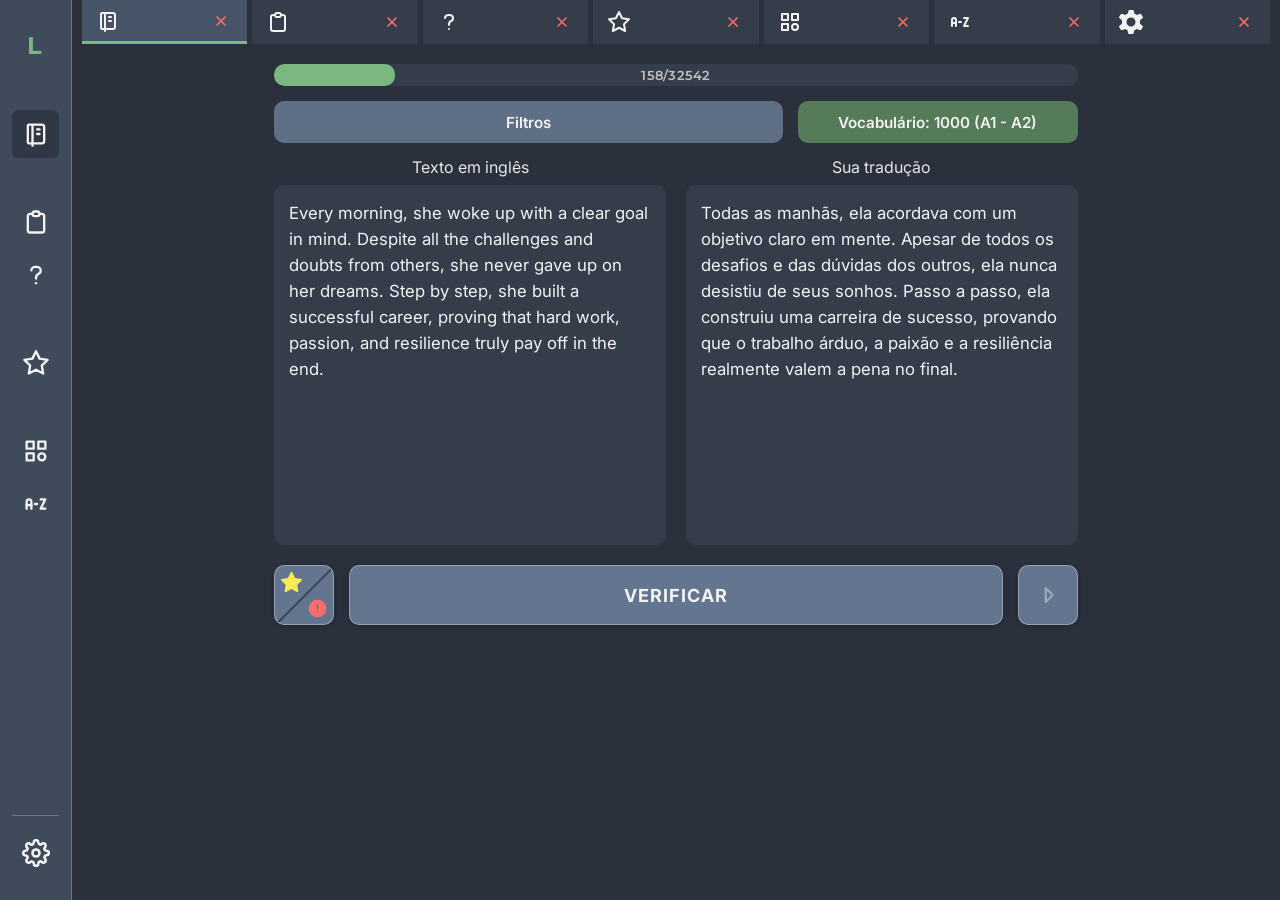
<file: index.html>
<!DOCTYPE html>
<html lang="pt-BR">

<head>
    <meta charset="UTF-8">
    <meta name="viewport" content="width=device-width, initial-scale=1.0, maximum-scale=1.0, user-scalable=no, interactive-widget=resizes-content">
    <meta name="description" content="Learner - Plataforma de Aprendizado e Tradução de Inglês">
    <title>Learner - Estudo de Inglês</title>

    <!-- ============ PWA — Progressive Web App ============ -->
    <link rel="manifest" href="manifest.json">
    <meta name="theme-color" content="#3F4A5A">

    <!-- PWA: instalável em Android e Desktop (Chrome) -->
    <meta name="mobile-web-app-capable" content="yes">

    <!-- PWA: suporte iOS (Safari / iPhone / iPad) -->
    <meta name="apple-mobile-web-app-capable" content="yes">
    <meta name="apple-mobile-web-app-status-bar-style" content="black-translucent">
    <meta name="apple-mobile-web-app-title" content="Learner">
    <link rel="apple-touch-icon" href="icon-192.png">
    <!-- ===================================================== -->

    <!-- Google Fonts: Inter e Montserrat -->
    <link rel="preconnect" href="https://fonts.googleapis.com">
    <link rel="preconnect" href="https://fonts.gstatic.com" crossorigin>
    <link
        href="https://fonts.googleapis.com/css2?family=Inter:wght@400;500;600;700&family=Montserrat:wght@600;700;800&display=swap"
        rel="stylesheet">
    <link rel="stylesheet" href="style.css">
</head>

<body>

    <div class="app-layout">

        <!-- ============================================== -->
        <!-- 1. HEADER EXCLUSIVO PARA MOBILE                -->
        <!-- ============================================== -->
        <header class="mobile-header">
            <button type="button" class="icon-btn" id="btn-menu-mobile" aria-label="Abrir Menu"
                aria-controls="sidebar-drawer" aria-expanded="false">
                <svg viewBox="0 0 24 24" width="24" height="24" stroke="currentColor" stroke-width="2" fill="none">
                    <line x1="3" y1="12" x2="21" y2="12"></line>
                    <line x1="3" y1="6" x2="21" y2="6"></line>
                    <line x1="3" y1="18" x2="21" y2="18"></line>
                </svg>
            </button>
            <h1 class="mobile-header-title">TRADUÇÃO</h1>
            <button type="button" class="icon-btn" aria-label="Configurações" data-target="configuracoes">
                <svg viewBox="0 0 24 24" width="22" height="22" stroke="currentColor" stroke-width="2" fill="none">
                    <circle cx="12" cy="12" r="3"></circle>
                    <path
                        d="M19.4 15a1.65 1.65 0 0 0 .33 1.82l.06.06a2 2 0 0 1 0 2.83 2 2 0 0 1-2.83 0l-.06-.06a1.65 1.65 0 0 0-1.82-.33 1.65 1.65 0 0 0-1 1.51V21a2 2 0 0 1-2 2 2 2 0 0 1-2-2v-.09A1.65 1.65 0 0 0 9 19.4a1.65 1.65 0 0 0-1.82.33l-.06.06a2 2 0 0 1-2.83 0 2 2 0 0 1 0-2.83l.06-.06a1.65 1.65 0 0 0 .33-1.82 1.65 1.65 0 0 0-1.51-1H3a2 2 0 0 1-2-2 2 2 0 0 1 2-2h.09A1.65 1.65 0 0 0 4.6 9a1.65 1.65 0 0 0-.33-1.82l-.06-.06a2 2 0 0 1 0-2.83 2 2 0 0 1 2.83 0l.06.06a1.65 1.65 0 0 0 1.82.33H9a1.65 1.65 0 0 0 1-1.51V3a2 2 0 0 1 2-2 2 2 0 0 1 2 2v.09a1.65 1.65 0 0 0 1 1.51 1.65 1.65 0 0 0 1.82-.33l.06-.06a2 2 0 0 1 2.83 0 2 2 0 0 1 0 2.83l-.06.06a1.65 1.65 0 0 0-.33 1.82V9a1.65 1.65 0 0 0 1.51 1H21a2 2 0 0 1 2 2 2 2 0 0 1-2 2h-.09a1.65 1.65 0 0 0-1.51 1z">
                    </path>
                </svg>
            </button>
        </header>

        <!-- ============================================== -->
        <!-- 2. SIDEBAR FLUTUANTE COM ANCORAGEM (DESKTOP)   -->
        <!-- ============================================== -->
        <div class="sidebar-anchor">
            <aside class="sidebar" id="sidebar-drawer">
                <div class="sidebar-top">
                    <div class="brand-logo">
                        <span class="logo-anchor">L</span><span class="logo-tail">EARNER</span>
                    </div>
                    <nav class="sidebar-nav" aria-label="Menu Principal">
                        <!-- Seção Estudar -->
                        <div class="nav-section">
                            <span class="nav-section-title">Estudar</span>
                            <ul class="nav-list">
                                <li><a href="#" class="nav-link active" data-target="traducao" data-tooltip="Tradução">
                                        <span class="nav-link-text">Tradução</span>
                                        <span class="nav-icon icon-notebook" aria-hidden="true"></span>
                                    </a></li>
                            </ul>
                        </div>
                        <!-- Seção Laboratório -->
                        <div class="nav-section">
                            <span class="nav-section-title">Laboratório</span>
                            <ul class="nav-list">
                                <li><a href="#" class="nav-link" data-target="analisador" data-tooltip="Analisador">
                                        <span class="nav-link-text">Analisador</span>
                                        <span class="nav-icon icon-clipboard" aria-hidden="true"></span>
                                    </a></li>
                                <li><a href="#" class="nav-link" data-target="quiz" data-tooltip="Quiz">
                                        <span class="nav-link-text">Quiz</span>
                                        <span class="nav-icon icon-question-mark" aria-hidden="true"></span>
                                    </a></li>
                            </ul>
                        </div>
                        <!-- Seção Biblioteca -->
                        <div class="nav-section">
                            <span class="nav-section-title">Biblioteca</span>
                            <ul class="nav-list">
                                <li><a href="#" class="nav-link" data-target="favoritos" data-tooltip="Favoritos">
                                        <span class="nav-link-text">Favoritos</span>
                                        <span class="nav-icon icon-star" aria-hidden="true"></span>
                                    </a></li>
                            </ul>
                        </div>
                        <!-- Seção Vocabulário -->
                        <div class="nav-section">
                            <span class="nav-section-title">Vocabulário</span>
                            <ul class="nav-list">
                                <li><a href="#" class="nav-link" data-target="categorias" data-tooltip="Categorias">
                                        <span class="nav-link-text">Categorias</span>
                                        <span class="nav-icon icon-category" aria-hidden="true"></span>
                                    </a></li>
                                <li><a href="#" class="nav-link" data-target="ficha" data-tooltip="Ficha técnica">
                                        <span class="nav-link-text">Ficha técnica</span>
                                        <span class="nav-icon icon-sort-a-z" aria-hidden="true"></span>
                                    </a></li>
                            </ul>
                        </div>
                    </nav>
                </div>
                <!-- Rodapé Sidebar -->
                <div class="sidebar-footer">
                    <button type="button" class="sidebar-action-btn" data-target="configuracoes"
                        data-tooltip="Configurações">
                        <svg viewBox="0 0 24 24" width="22" height="22" stroke="currentColor" stroke-width="2"
                            fill="none">
                            <circle cx="12" cy="12" r="3"></circle>
                            <path
                                d="M19.4 15a1.65 1.65 0 0 0 .33 1.82l.06.06a2 2 0 0 1 0 2.83 2 2 0 0 1-2.83 0l-.06-.06a1.65 1.65 0 0 0-1.82-.33 1.65 1.65 0 0 0-1 1.51V21a2 2 0 0 1-2 2 2 2 0 0 1-2-2v-.09A1.65 1.65 0 0 0 9 19.4a1.65 1.65 0 0 0-1.82.33l-.06.06a2 2 0 0 1-2.83 0 2 2 0 0 1 0-2.83l.06-.06a1.65 1.65 0 0 0 .33-1.82 1.65 1.65 0 0 0-1.51-1H3a2 2 0 0 1-2-2 2 2 0 0 1 2-2h.09A1.65 1.65 0 0 0 4.6 9a1.65 1.65 0 0 0-.33-1.82l-.06-.06a2 2 0 0 1 0-2.83 2 2 0 0 1 2.83 0l.06.06a1.65 1.65 0 0 0 1.82.33H9a1.65 1.65 0 0 0 1-1.51V3a2 2 0 0 1 2-2 2 2 0 0 1 2 2v.09a1.65 1.65 0 0 0 1 1.51 1.65 1.65 0 0 0 1.82-.33l.06-.06a2 2 0 0 1 2.83 0 2 2 0 0 1 0 2.83l-.06.06a1.65 1.65 0 0 0-.33 1.82V9a1.65 1.65 0 0 0 1.51 1H21a2 2 0 0 1 2 2 2 2 0 0 1-2 2h-.09a1.65 1.65 0 0 0-1.51 1z">
                            </path>
                        </svg>
                        <span class="nav-link-text">Configurações</span>
                    </button>
                </div>
            </aside>
        </div>

        <!-- ============================================== -->
        <!-- 3. ÁREA DE CONTEÚDO (O SLOT ONDE ENTRA TUDO)   -->
        <!-- O HTML de cada tela vive em pages/*.html e é   -->
        <!-- injetado aqui pelo app.js (via fetch).         -->
        <!-- ============================================== -->
        <main class="main-content" id="app-main">

            <!-- ============================================== -->
            <!-- 3.1 BARRA DE ABAS INTERNAS ESTÁTICAS (TABS BAR) -->
            <!-- Representa visualmente as páginas abertas.      -->
            <!-- Máx. 5 abas visíveis no mobile / 7 no desktop.  -->
            <!-- ============================================== -->
            <div class="tabs-bar" role="tablist" aria-label="Páginas abertas">

                <!-- Aba 1: Tradução (ativa) -->
                <div class="tab-item active" role="tab" aria-selected="true" tabindex="0">
                    <span class="tab-page-icon icon-notebook" aria-hidden="true"></span>
                    <button type="button" class="tab-close-btn" aria-label="Fechar aba Tradução">
                        <svg viewBox="0 0 24 24" width="12" height="12" stroke="currentColor" stroke-width="2.5"
                            fill="none" stroke-linecap="round">
                            <line x1="18" y1="6" x2="6" y2="18"></line>
                            <line x1="6" y1="6" x2="18" y2="18"></line>
                        </svg>
                    </button>
                </div>

                <!-- Aba 2: Analisador de textos -->
                <div class="tab-item" role="tab" aria-selected="false" tabindex="-1">
                    <span class="tab-page-icon icon-clipboard" aria-hidden="true"></span>
                    <button type="button" class="tab-close-btn" aria-label="Fechar aba Analisador">
                        <svg viewBox="0 0 24 24" width="12" height="12" stroke="currentColor" stroke-width="2.5"
                            fill="none" stroke-linecap="round">
                            <line x1="18" y1="6" x2="6" y2="18"></line>
                            <line x1="6" y1="6" x2="18" y2="18"></line>
                        </svg>
                    </button>
                </div>

                <!-- Aba 3: Quiz -->
                <div class="tab-item" role="tab" aria-selected="false" tabindex="-1">
                    <span class="tab-page-icon icon-question-mark" aria-hidden="true"></span>
                    <button type="button" class="tab-close-btn" aria-label="Fechar aba Quiz">
                        <svg viewBox="0 0 24 24" width="12" height="12" stroke="currentColor" stroke-width="2.5"
                            fill="none" stroke-linecap="round">
                            <line x1="18" y1="6" x2="6" y2="18"></line>
                            <line x1="6" y1="6" x2="18" y2="18"></line>
                        </svg>
                    </button>
                </div>

                <!-- Aba 4: Favoritos -->
                <div class="tab-item" role="tab" aria-selected="false" tabindex="-1">
                    <span class="tab-page-icon icon-star" aria-hidden="true"></span>
                    <button type="button" class="tab-close-btn" aria-label="Fechar aba Favoritos">
                        <svg viewBox="0 0 24 24" width="12" height="12" stroke="currentColor" stroke-width="2.5"
                            fill="none" stroke-linecap="round">
                            <line x1="18" y1="6" x2="6" y2="18"></line>
                            <line x1="6" y1="6" x2="18" y2="18"></line>
                        </svg>
                    </button>
                </div>

                <!-- Aba 5: Categorias -->
                <div class="tab-item" role="tab" aria-selected="false" tabindex="-1">
                    <span class="tab-page-icon icon-category" aria-hidden="true"></span>
                    <button type="button" class="tab-close-btn" aria-label="Fechar aba Categorias">
                        <svg viewBox="0 0 24 24" width="12" height="12" stroke="currentColor" stroke-width="2.5"
                            fill="none" stroke-linecap="round">
                            <line x1="18" y1="6" x2="6" y2="18"></line>
                            <line x1="6" y1="6" x2="18" y2="18"></line>
                        </svg>
                    </button>
                </div>

                <!-- Aba 6: Ficha técnica (somente desktop) -->
                <div class="tab-item" role="tab" aria-selected="false" tabindex="-1">
                    <span class="tab-page-icon icon-sort-a-z" aria-hidden="true"></span>
                    <button type="button" class="tab-close-btn" aria-label="Fechar aba Ficha técnica">
                        <svg viewBox="0 0 24 24" width="12" height="12" stroke="currentColor" stroke-width="2.5"
                            fill="none" stroke-linecap="round">
                            <line x1="18" y1="6" x2="6" y2="18"></line>
                            <line x1="6" y1="6" x2="18" y2="18"></line>
                        </svg>
                    </button>
                </div>

                <!-- Aba 7: Configurações (somente desktop) -->
                <div class="tab-item" role="tab" aria-selected="false" tabindex="-1">
                    <span class="tab-page-icon icon-cog" aria-hidden="true"></span>
                    <button type="button" class="tab-close-btn" aria-label="Fechar aba Configurações">
                        <svg viewBox="0 0 24 24" width="12" height="12" stroke="currentColor" stroke-width="2.5"
                            fill="none" stroke-linecap="round">
                            <line x1="18" y1="6" x2="6" y2="18"></line>
                            <line x1="6" y1="6" x2="18" y2="18"></line>
                        </svg>
                    </button>
                </div>

            </div>

            <div class="content-wrapper">

                <!-- Slot único onde o HTML da tela atual é injetado -->
                <section id="app-main-content" class="tela-conteudo active">
                    <!-- Carregado dinamicamente pelo app.js -->
                </section>

            </div>
        </main>

        <!-- ============================================== -->
        <!-- 4. BOTTOM NAV EXCLUSIVO PARA MOBILE            -->
        <!-- ============================================== -->
        <nav class="mobile-bottom-nav" aria-label="Menu Inferior Mobile">
            <a href="#" class="bottom-nav-item active" data-sheet="estudar">
                <svg viewBox="0 0 24 24" width="22" height="22" stroke="currentColor" stroke-width="2" fill="none">
                    <path d="M4 19.5A2.5 2.5 0 0 1 6.5 17H20"></path>
                    <path d="M6.5 2H20v20H6.5A2.5 2.5 0 0 1 4 19.5v-15A2.5 2.5 0 0 1 6.5 2z"></path>
                </svg>
                <span>ESTUDAR</span>
            </a>
            <a href="#" class="bottom-nav-item" data-sheet="laboratorio">
                <svg viewBox="0 0 24 24" width="22" height="22" stroke="currentColor" stroke-width="2" fill="none">
                    <path d="M10 2v7.31L4 18a2 2 0 0 0 1.66 3h12.68A2 2 0 0 0 20 18l-6-8.69V2"></path>
                    <line x1="8" y1="2" x2="16" y2="2"></line>
                </svg>
                <span>LABORATÓRIO</span>
            </a>
            <a href="#" class="bottom-nav-item" data-sheet="biblioteca">
                <svg viewBox="0 0 24 24" width="22" height="22" stroke="currentColor" stroke-width="2" fill="none">
                    <polygon
                        points="12 2 15.09 8.26 22 9.27 17 14.14 18.18 21.02 12 17.77 5.82 21.02 7 14.14 2 9.27 8.91 8.26 12 2">
                    </polygon>
                </svg>
                <span>BIBLIOTECA</span>
            </a>
            <a href="#" class="bottom-nav-item" data-sheet="vocabulario">
                <svg viewBox="0 0 24 24" width="22" height="22" stroke="currentColor" stroke-width="2" fill="none">
                    <path d="M12 20h9"></path>
                    <path d="M16.5 3.5a2.121 2.121 0 0 1 3 3L7 19l-4 1 1-4L16.5 3.5z"></path>
                </svg>
                <span>VOCABULÁRIO</span>
            </a>
        </nav>

    </div>

    <!-- ============================================== -->
    <!-- 5. BOTTOM SHEET + OVERLAY (EXCLUSIVO MOBILE)   -->
    <!-- ============================================== -->
    <div class="bottom-sheet-overlay" id="sheetOverlay"></div>

    <div class="bottom-sheet" id="bottomSheet" role="dialog" aria-modal="true">
        <div class="sheet-drag-zone" id="sheetDragZone">
            <span class="sheet-handle"></span>
        </div>
        <div class="sheet-content" id="sheetContent">
            <!-- Conteúdo injetado via JS de acordo com a categoria clicada -->
        </div>
    </div>

    <div class="drawer-overlay" id="drawer-overlay" aria-hidden="true"></div>

    <!-- Os scripts agora vivem na pasta js/. O app.js DEVE vir por último:
         depende de todos os elementos do DOM e das funções globais dos outros. -->
    <script src="js/drawer.js" defer></script>
    <script src="js/bottom-sheet.js" defer></script>
    <script src="js/sidebar-hover.js" defer></script>
    <script src="js/app.js" defer></script>
</body>

</html>
</file>
<file: style.css>
/* ==========================================================================
   style.css — O MAESTRO
   Apenas importa os outros arquivos CSS. Nenhuma regra de estilo aqui.
   Ordem: tokens (variáveis) → shell (casca) → componentes (compartilhados)
   → estilos exclusivos de cada tela.
   ========================================================================== */

@import 'css/tokens.css';
@import 'css/shell.css';
@import 'css/componentes.css';

/* Estilos por Tela */
@import 'css/pages/traducao.css';
@import 'css/pages/quiz.css';
@import 'css/pages/analisador.css';
@import 'css/pages/favoritos.css';
@import 'css/pages/categorias.css';
@import 'css/pages/ficha.css';
@import 'css/pages/configuracoes.css';
</file>
